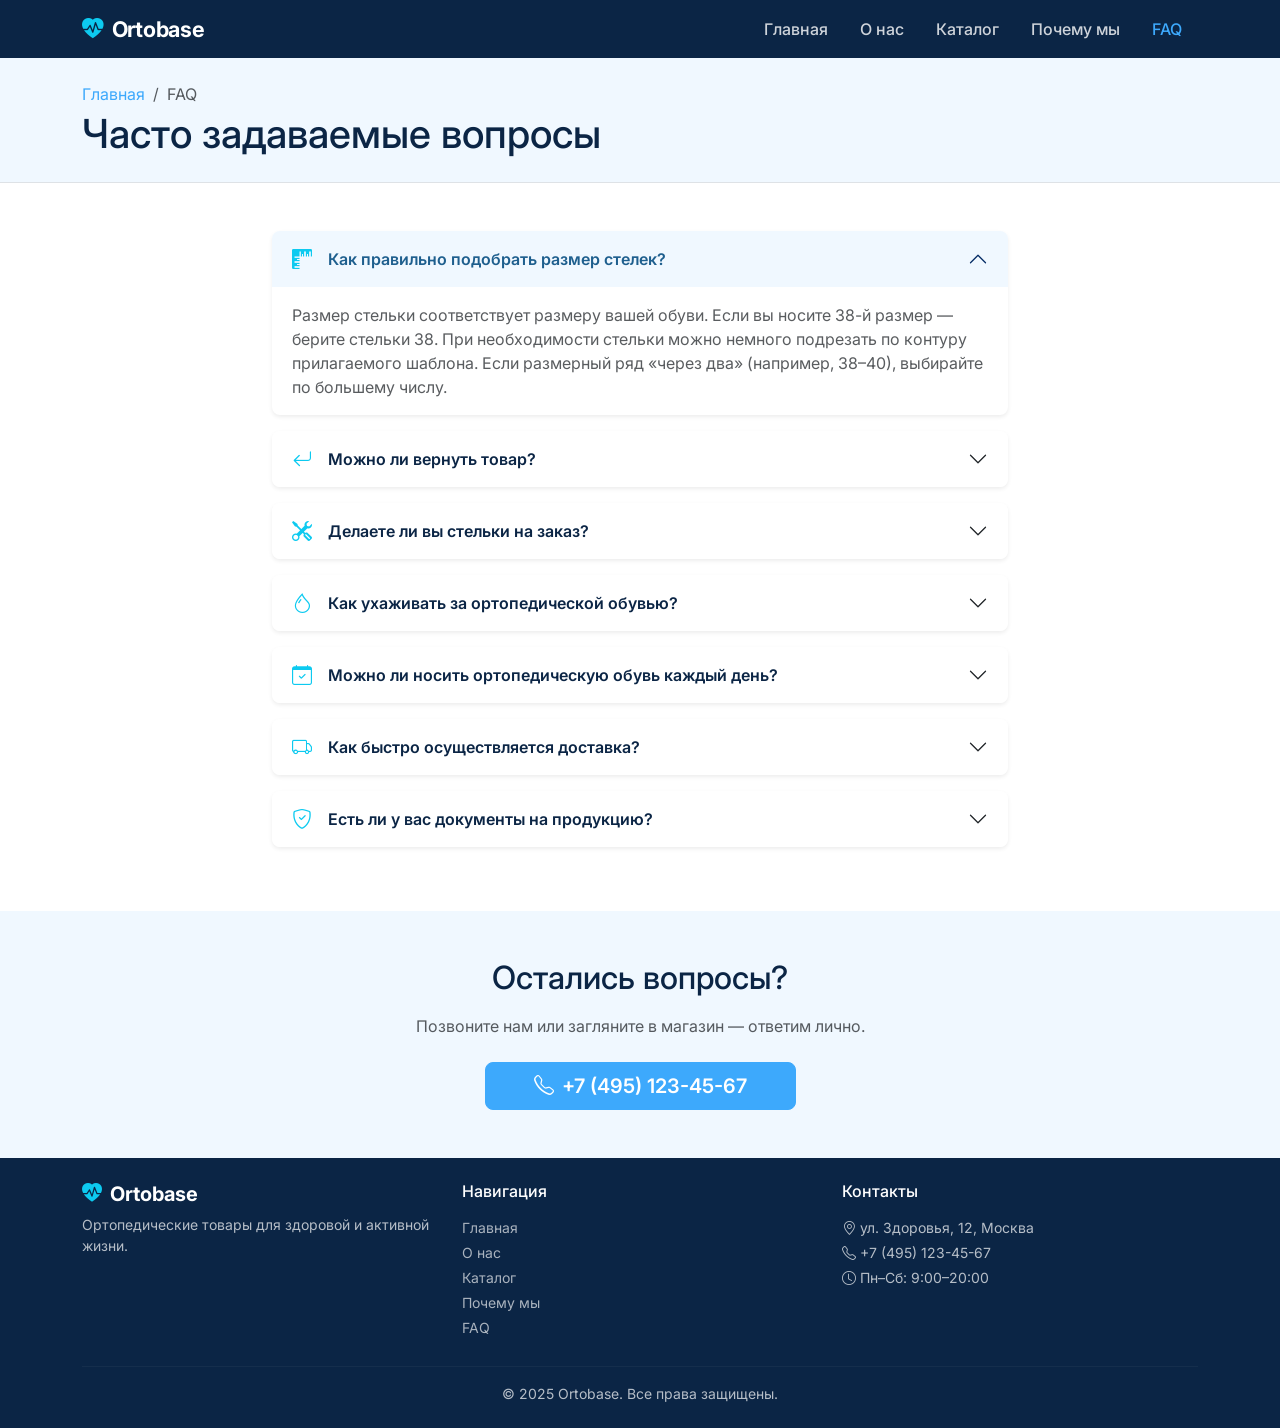
<file: public/faq.html>
<!DOCTYPE html>
<html lang="ru">
<head>
  <meta charset="UTF-8">
  <meta name="viewport" content="width=device-width, initial-scale=1.0">
  <title>FAQ — Ortobase</title>
  <link href="https://cdn.jsdelivr.net/npm/bootstrap@5.3.3/dist/css/bootstrap.min.css" rel="stylesheet">
  <link href="https://cdn.jsdelivr.net/npm/bootstrap-icons@1.11.3/font/bootstrap-icons.css" rel="stylesheet">
  <link href="assets/css/style.css" rel="stylesheet">
</head>
<body>

<!-- НАВБАР -->
<nav class="navbar navbar-expand-lg">
  <div class="container">
    <a class="navbar-brand" href="index.html">
      <i class="bi bi-heart-pulse-fill text-info me-2"></i>Ortobase
    </a>
    <button class="navbar-toggler" type="button" data-bs-toggle="collapse" data-bs-target="#nav">
      <span class="navbar-toggler-icon"></span>
    </button>
    <div class="collapse navbar-collapse" id="nav">
      <ul class="navbar-nav ms-auto">
        <li class="nav-item"><a class="nav-link" href="index.html">Главная</a></li>
        <li class="nav-item"><a class="nav-link" href="about.html">О нас</a></li>
        <li class="nav-item"><a class="nav-link" href="catalog.html">Каталог</a></li>
        <li class="nav-item"><a class="nav-link" href="why.html">Почему мы</a></li>
        <li class="nav-item"><a class="nav-link" href="faq.html">FAQ</a></li>
      </ul>
    </div>
  </div>
</nav>

<!-- ШАПКА -->
<section class="py-4 section-alt border-bottom">
  <div class="container">
    <nav aria-label="breadcrumb">
      <ol class="breadcrumb mb-1">
        <li class="breadcrumb-item"><a href="index.html" class="text-decoration-none" style="color:var(--color-sky-500)">Главная</a></li>
        <li class="breadcrumb-item active">FAQ</li>
      </ol>
    </nav>
    <h1 class="mb-0">Часто задаваемые вопросы</h1>
  </div>
</section>

<!-- АККОРДЕОН -->
<section class="py-5">
  <div class="container">
    <div class="row justify-content-center">
      <div class="col-lg-8">

        <div class="accordion" id="faqAccordion">

          <!-- 1 -->
          <div class="accordion-item border-0 mb-3 rounded-3 shadow-sm overflow-hidden">
            <h2 class="accordion-header">
              <button class="accordion-button" type="button" data-bs-toggle="collapse" data-bs-target="#faq1">
                <i class="bi bi-rulers me-3 text-info fs-5"></i>
                Как правильно подобрать размер стелек?
              </button>
            </h2>
            <div id="faq1" class="accordion-collapse collapse show" data-bs-parent="#faqAccordion">
              <div class="accordion-body text-muted">
                Размер стельки соответствует размеру вашей обуви. Если вы носите 38-й размер — берите стельки 38. При необходимости стельки можно немного подрезать по контуру прилагаемого шаблона. Если размерный ряд «через два» (например, 38–40), выбирайте по большему числу.
              </div>
            </div>
          </div>

          <!-- 2 -->
          <div class="accordion-item border-0 mb-3 rounded-3 shadow-sm overflow-hidden">
            <h2 class="accordion-header">
              <button class="accordion-button collapsed" type="button" data-bs-toggle="collapse" data-bs-target="#faq2">
                <i class="bi bi-arrow-return-left me-3 text-info fs-5"></i>
                Можно ли вернуть товар?
              </button>
            </h2>
            <div id="faq2" class="accordion-collapse collapse" data-bs-parent="#faqAccordion">
              <div class="accordion-body text-muted">
                Да, в течение 14 дней с момента покупки при условии, что товар не был в использовании и сохранены упаковка и чек. Изделия, относящиеся к личной гигиене (некоторые стельки), обмену и возврату не подлежат — уточняйте при покупке.
              </div>
            </div>
          </div>

          <!-- 3 -->
          <div class="accordion-item border-0 mb-3 rounded-3 shadow-sm overflow-hidden">
            <h2 class="accordion-header">
              <button class="accordion-button collapsed" type="button" data-bs-toggle="collapse" data-bs-target="#faq3">
                <i class="bi bi-tools me-3 text-info fs-5"></i>
                Делаете ли вы стельки на заказ?
              </button>
            </h2>
            <div id="faq3" class="accordion-collapse collapse" data-bs-parent="#faqAccordion">
              <div class="accordion-body text-muted">
                Да, мы сотрудничаем с ортопедической мастерской и можем изготовить индивидуальные ортопедические стельки по слепку стопы. Срок изготовления — 5–7 рабочих дней. Запись на консультацию по телефону или в магазине.
              </div>
            </div>
          </div>

          <!-- 4 -->
          <div class="accordion-item border-0 mb-3 rounded-3 shadow-sm overflow-hidden">
            <h2 class="accordion-header">
              <button class="accordion-button collapsed" type="button" data-bs-toggle="collapse" data-bs-target="#faq4">
                <i class="bi bi-droplet me-3 text-info fs-5"></i>
                Как ухаживать за ортопедической обувью?
              </button>
            </h2>
            <div id="faq4" class="accordion-collapse collapse" data-bs-parent="#faqAccordion">
              <div class="accordion-body text-muted">
                Протирайте влажной тряпкой после носки, не замачивайте целиком. Используйте нейтральный крем для кожи, если верх из натурального материала. Сушите при комнатной температуре — не у батареи. Стельки можно периодически вынимать и проветривать.
              </div>
            </div>
          </div>

          <!-- 5 -->
          <div class="accordion-item border-0 mb-3 rounded-3 shadow-sm overflow-hidden">
            <h2 class="accordion-header">
              <button class="accordion-button collapsed" type="button" data-bs-toggle="collapse" data-bs-target="#faq5">
                <i class="bi bi-calendar-check me-3 text-info fs-5"></i>
                Можно ли носить ортопедическую обувь каждый день?
              </button>
            </h2>
            <div id="faq5" class="accordion-collapse collapse" data-bs-parent="#faqAccordion">
              <div class="accordion-body text-muted">
                Да, большинство моделей в нашем ассортименте рассчитаны именно на ежедневную носку. Более того, постоянное использование даёт лучший терапевтический эффект. При необходимости проконсультируйтесь с нашим ортопедом — некоторые модели рекомендуются только на определённое время.
              </div>
            </div>
          </div>

          <!-- 6 -->
          <div class="accordion-item border-0 mb-3 rounded-3 shadow-sm overflow-hidden">
            <h2 class="accordion-header">
              <button class="accordion-button collapsed" type="button" data-bs-toggle="collapse" data-bs-target="#faq6">
                <i class="bi bi-truck me-3 text-info fs-5"></i>
                Как быстро осуществляется доставка?
              </button>
            </h2>
            <div id="faq6" class="accordion-collapse collapse" data-bs-parent="#faqAccordion">
              <div class="accordion-body text-muted">
                При заказе до 14:00 — доставка в тот же день по Москве. В остальных случаях — на следующий рабочий день. Самовывоз из магазина доступен в любое время работы: Пн–Сб с 9:00 до 20:00.
              </div>
            </div>
          </div>

          <!-- 7 -->
          <div class="accordion-item border-0 mb-3 rounded-3 shadow-sm overflow-hidden">
            <h2 class="accordion-header">
              <button class="accordion-button collapsed" type="button" data-bs-toggle="collapse" data-bs-target="#faq7">
                <i class="bi bi-shield-check me-3 text-info fs-5"></i>
                Есть ли у вас документы на продукцию?
              </button>
            </h2>
            <div id="faq7" class="accordion-collapse collapse" data-bs-parent="#faqAccordion">
              <div class="accordion-body text-muted">
                Да. На все товары в магазине имеются действующие сертификаты соответствия или декларации. По запросу предоставим копию документа на конкретный товар — просто спросите консультанта или напишите на почту.
              </div>
            </div>
          </div>

        </div>
      </div>
    </div>
  </div>
</section>

<!-- CTA -->
<section class="py-5 section-alt">
  <div class="container text-center">
    <h2 class="mb-3">Остались вопросы?</h2>
    <p class="text-muted mb-4">Позвоните нам или загляните в магазин — ответим лично.</p>
    <a href="tel:+74951234567" class="btn btn-primary btn-lg px-5">
      <i class="bi bi-telephone me-2"></i>+7 (495) 123-45-67
    </a>
  </div>
</section>

<!-- ПОДВАЛ -->
<footer class="py-4">
  <div class="container">
    <div class="row g-4">
      <div class="col-md-4">
        <h5 class="text-white fw-bold mb-2">
          <i class="bi bi-heart-pulse-fill text-info me-2"></i>Ortobase
        </h5>
        <p class="small">Ортопедические товары для здоровой и активной жизни.</p>
      </div>
      <div class="col-md-4">
        <h6 class="text-white mb-3">Навигация</h6>
        <a href="index.html" class="footer-link small">Главная</a>
        <a href="about.html" class="footer-link small">О нас</a>
        <a href="catalog.html" class="footer-link small">Каталог</a>
        <a href="why.html" class="footer-link small">Почему мы</a>
        <a href="faq.html" class="footer-link small">FAQ</a>
      </div>
      <div class="col-md-4">
        <h6 class="text-white mb-3">Контакты</h6>
        <p class="small mb-1"><i class="bi bi-geo-alt me-1"></i>ул. Здоровья, 12, Москва</p>
        <p class="small mb-1"><i class="bi bi-telephone me-1"></i>+7 (495) 123-45-67</p>
        <p class="small mb-1"><i class="bi bi-clock me-1"></i>Пн–Сб: 9:00–20:00</p>
      </div>
    </div>
    <hr class="mt-4 mb-3">
    <p class="text-center small mb-0">© 2025 Ortobase. Все права защищены.</p>
  </div>
</footer>

<script src="https://cdn.jsdelivr.net/npm/bootstrap@5.3.3/dist/js/bootstrap.bundle.min.js"></script>
<script src="assets/js/script.js"></script>
</body>
</html>
</file>
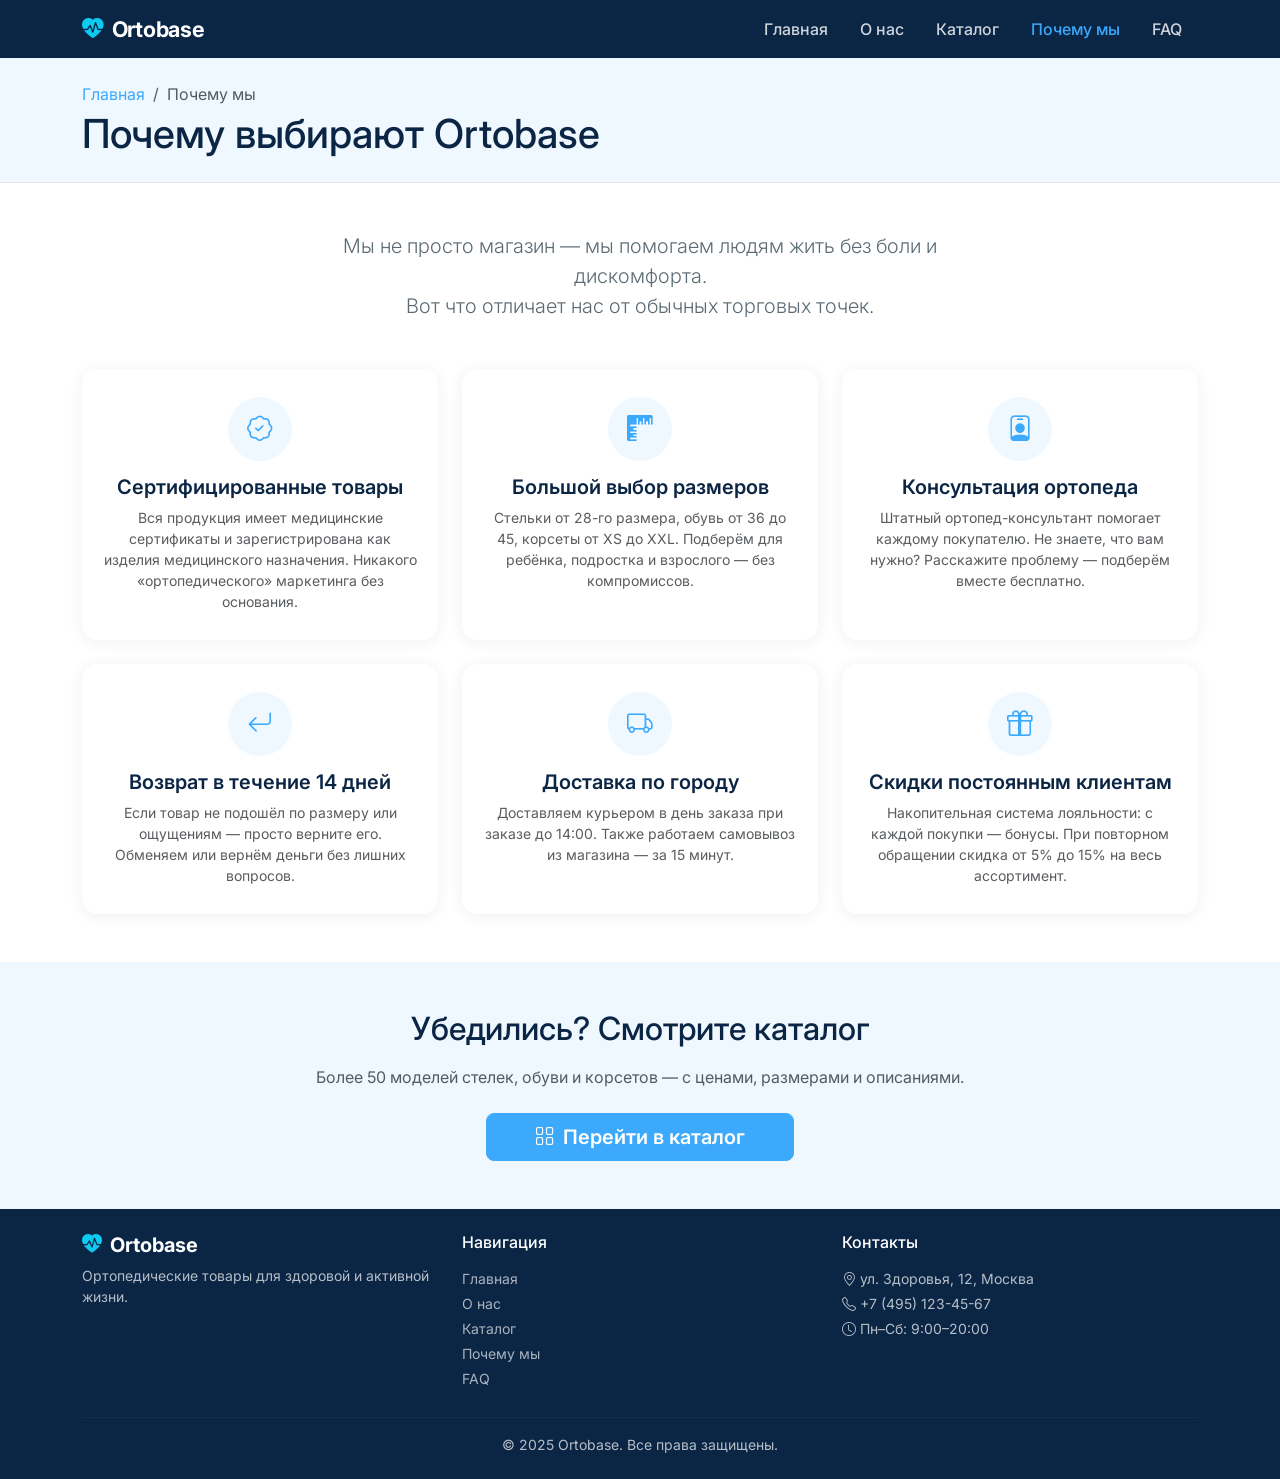
<file: public/why.html>
<!DOCTYPE html>
<html lang="ru">
<head>
  <meta charset="UTF-8">
  <meta name="viewport" content="width=device-width, initial-scale=1.0">
  <title>Почему мы — Ortobase</title>
  <link href="https://cdn.jsdelivr.net/npm/bootstrap@5.3.3/dist/css/bootstrap.min.css" rel="stylesheet">
  <link href="https://cdn.jsdelivr.net/npm/bootstrap-icons@1.11.3/font/bootstrap-icons.css" rel="stylesheet">
  <link href="assets/css/style.css" rel="stylesheet">
</head>
<body>

<!-- НАВБАР -->
<nav class="navbar navbar-expand-lg">
  <div class="container">
    <a class="navbar-brand" href="index.html">
      <i class="bi bi-heart-pulse-fill text-info me-2"></i>Ortobase
    </a>
    <button class="navbar-toggler" type="button" data-bs-toggle="collapse" data-bs-target="#nav">
      <span class="navbar-toggler-icon"></span>
    </button>
    <div class="collapse navbar-collapse" id="nav">
      <ul class="navbar-nav ms-auto">
        <li class="nav-item"><a class="nav-link" href="index.html">Главная</a></li>
        <li class="nav-item"><a class="nav-link" href="about.html">О нас</a></li>
        <li class="nav-item"><a class="nav-link" href="catalog.html">Каталог</a></li>
        <li class="nav-item"><a class="nav-link" href="why.html">Почему мы</a></li>
        <li class="nav-item"><a class="nav-link" href="faq.html">FAQ</a></li>
      </ul>
    </div>
  </div>
</nav>

<!-- ШАПКА -->
<section class="py-4 section-alt border-bottom">
  <div class="container">
    <nav aria-label="breadcrumb">
      <ol class="breadcrumb mb-1">
        <li class="breadcrumb-item"><a href="index.html" class="text-decoration-none" style="color:var(--color-sky-500)">Главная</a></li>
        <li class="breadcrumb-item active">Почему мы</li>
      </ol>
    </nav>
    <h1 class="mb-0">Почему выбирают Ortobase</h1>
  </div>
</section>

<!-- ЛИД -->
<section class="py-5">
  <div class="container text-center">
    <p class="lead mx-auto mb-0" style="max-width:600px;color:var(--color-gray-600);">
      Мы не просто магазин — мы помогаем людям жить без боли и дискомфорта.<br>
      Вот что отличает нас от обычных торговых точек.
    </p>
  </div>
</section>

<!-- 6 ПЛИТОК ПРЕИМУЩЕСТВ -->
<section class="pb-5">
  <div class="container">
    <div class="row g-4">

      <div class="col-md-6 col-lg-4">
        <div class="why-card">
          <div class="feature-icon-box"><i class="bi bi-patch-check"></i></div>
          <h5 class="fw-semibold mb-2">Сертифицированные товары</h5>
          <p class="text-muted small mb-0">
            Вся продукция имеет медицинские сертификаты и зарегистрирована как изделия медицинского назначения. Никакого «ортопедического» маркетинга без основания.
          </p>
        </div>
      </div>

      <div class="col-md-6 col-lg-4">
        <div class="why-card">
          <div class="feature-icon-box"><i class="bi bi-rulers"></i></div>
          <h5 class="fw-semibold mb-2">Большой выбор размеров</h5>
          <p class="text-muted small mb-0">
            Стельки от 28-го размера, обувь от 36 до 45, корсеты от XS до XXL. Подберём для ребёнка, подростка и взрослого — без компромиссов.
          </p>
        </div>
      </div>

      <div class="col-md-6 col-lg-4">
        <div class="why-card">
          <div class="feature-icon-box"><i class="bi bi-person-badge"></i></div>
          <h5 class="fw-semibold mb-2">Консультация ортопеда</h5>
          <p class="text-muted small mb-0">
            Штатный ортопед-консультант помогает каждому покупателю. Не знаете, что вам нужно? Расскажите проблему — подберём вместе бесплатно.
          </p>
        </div>
      </div>

      <div class="col-md-6 col-lg-4">
        <div class="why-card">
          <div class="feature-icon-box"><i class="bi bi-arrow-return-left"></i></div>
          <h5 class="fw-semibold mb-2">Возврат в течение 14 дней</h5>
          <p class="text-muted small mb-0">
            Если товар не подошёл по размеру или ощущениям — просто верните его. Обменяем или вернём деньги без лишних вопросов.
          </p>
        </div>
      </div>

      <div class="col-md-6 col-lg-4">
        <div class="why-card">
          <div class="feature-icon-box"><i class="bi bi-truck"></i></div>
          <h5 class="fw-semibold mb-2">Доставка по городу</h5>
          <p class="text-muted small mb-0">
            Доставляем курьером в день заказа при заказе до 14:00. Также работаем самовывоз из магазина — за 15 минут.
          </p>
        </div>
      </div>

      <div class="col-md-6 col-lg-4">
        <div class="why-card">
          <div class="feature-icon-box"><i class="bi bi-gift"></i></div>
          <h5 class="fw-semibold mb-2">Скидки постоянным клиентам</h5>
          <p class="text-muted small mb-0">
            Накопительная система лояльности: с каждой покупки — бонусы. При повторном обращении скидка от 5% до 15% на весь ассортимент.
          </p>
        </div>
      </div>

    </div>
  </div>
</section>

<!-- CTA-БЛОК -->
<section class="py-5 section-alt">
  <div class="container text-center">
    <h2 class="mb-3">Убедились? Смотрите каталог</h2>
    <p class="text-muted mb-4">Более 50 моделей стелек, обуви и корсетов — с ценами, размерами и описаниями.</p>
    <a href="catalog.html" class="btn btn-primary btn-lg px-5">
      <i class="bi bi-grid me-2"></i>Перейти в каталог
    </a>
  </div>
</section>

<!-- ПОДВАЛ -->
<footer class="py-4">
  <div class="container">
    <div class="row g-4">
      <div class="col-md-4">
        <h5 class="text-white fw-bold mb-2">
          <i class="bi bi-heart-pulse-fill text-info me-2"></i>Ortobase
        </h5>
        <p class="small">Ортопедические товары для здоровой и активной жизни.</p>
      </div>
      <div class="col-md-4">
        <h6 class="text-white mb-3">Навигация</h6>
        <a href="index.html" class="footer-link small">Главная</a>
        <a href="about.html" class="footer-link small">О нас</a>
        <a href="catalog.html" class="footer-link small">Каталог</a>
        <a href="why.html" class="footer-link small">Почему мы</a>
        <a href="faq.html" class="footer-link small">FAQ</a>
      </div>
      <div class="col-md-4">
        <h6 class="text-white mb-3">Контакты</h6>
        <p class="small mb-1"><i class="bi bi-geo-alt me-1"></i>ул. Здоровья, 12, Москва</p>
        <p class="small mb-1"><i class="bi bi-telephone me-1"></i>+7 (495) 123-45-67</p>
        <p class="small mb-1"><i class="bi bi-clock me-1"></i>Пн–Сб: 9:00–20:00</p>
      </div>
    </div>
    <hr class="mt-4 mb-3">
    <p class="text-center small mb-0">© 2025 Ortobase. Все права защищены.</p>
  </div>
</footer>

<script src="https://cdn.jsdelivr.net/npm/bootstrap@5.3.3/dist/js/bootstrap.bundle.min.js"></script>
<script src="assets/js/script.js"></script>
</body>
</html>
</file>
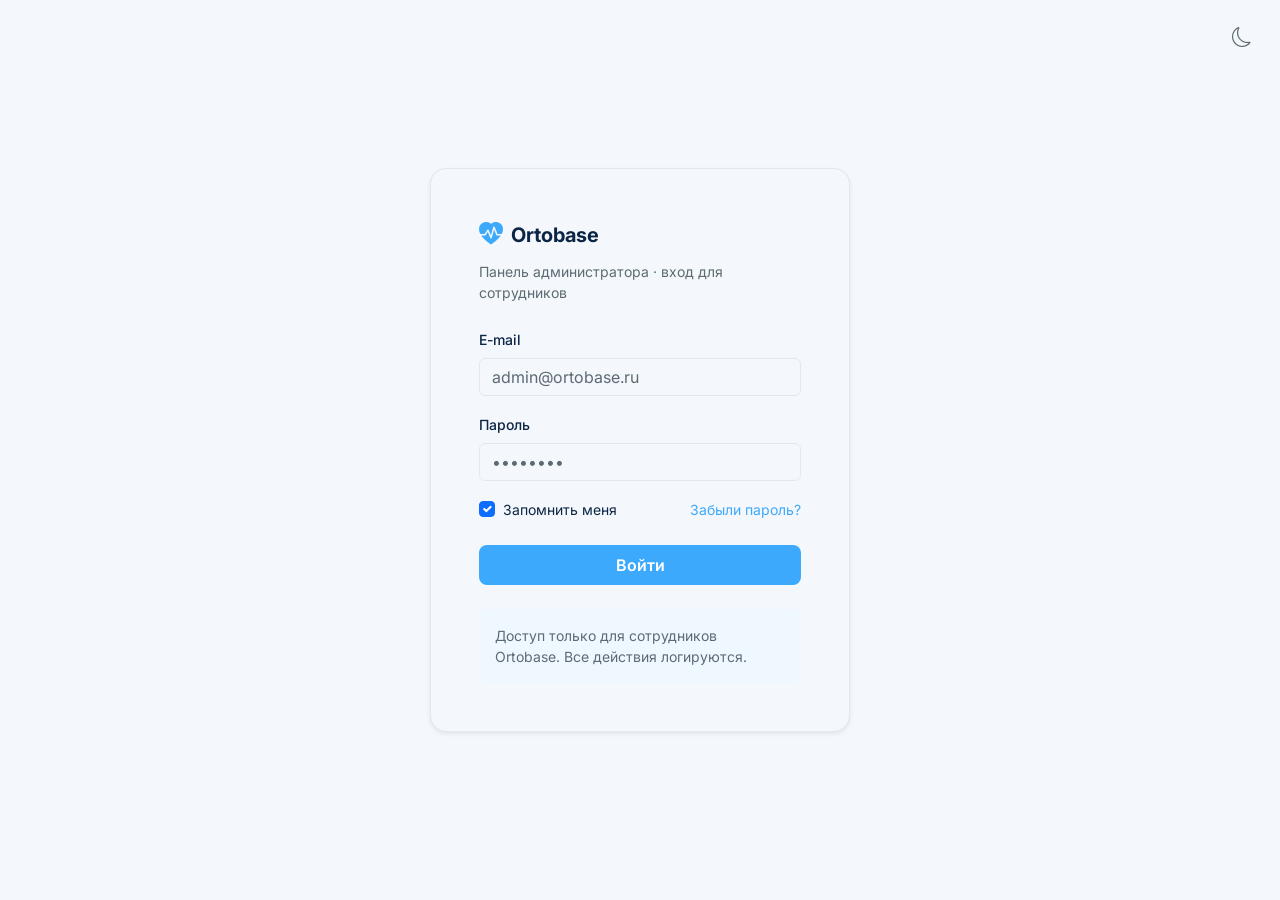
<file: public/admin/login.html>
<!DOCTYPE html>
<html lang="ru">
<head>
  <script>
    (function () {
      var t = localStorage.getItem('ortobase-theme') === 'dark' ? 'dark' : 'light';
      document.documentElement.setAttribute('data-bs-theme', t);
    })();
  </script>

  <meta charset="UTF-8">
  <meta name="viewport" content="width=device-width, initial-scale=1.0">
  <title>Вход · Ortobase</title>
  <link href="https://fonts.googleapis.com/css2?family=Inter:wght@400;500;600;700&display=swap" rel="stylesheet">
  <link href="https://cdn.jsdelivr.net/npm/bootstrap@5.3.8/dist/css/bootstrap.min.css" rel="stylesheet">
  <link href="https://cdn.jsdelivr.net/npm/bootstrap-icons@1.13.1/font/bootstrap-icons.min.css" rel="stylesheet">
  <link rel="stylesheet" href="assets/css/base.css">
  <link id="theme-css" rel="stylesheet" href="assets/css/light.css">
</head>
<body>

  <button id="themeToggle" class="btn position-fixed top-0 end-0 m-3 border-0" type="button">
    <i class="bi bi-moon fs-5 text-muted"></i>
  </button>

  <div class="d-flex min-vh-100 align-items-center justify-content-center px-3" style="background: var(--bg-page)">
    <div class="card shadow-sm rounded-4 w-100" style="max-width: 420px; border-color: var(--border);">
      <div class="card-body p-4 p-sm-5">

        <div class="mb-4">
          <div class="d-flex align-items-center gap-2 mb-2">
            <i class="bi bi-heart-pulse-fill fs-4" style="color: var(--accent)"></i>
            <span class="fw-bold fs-5" style="color: var(--text-main)">Ortobase</span>
          </div>
          <p class="small mb-0" style="color: var(--text-muted)">Панель администратора · вход для сотрудников</p>
        </div>

        <div class="mb-3">
          <label for="emailInput" class="form-label small fw-medium">E-mail</label>
          <input id="emailInput" type="email" class="form-control" placeholder="admin@ortobase.ru">
        </div>

        <div class="mb-3">
          <label for="passInput" class="form-label small fw-medium">Пароль</label>
          <input id="passInput" type="password" class="form-control" placeholder="••••••••">
        </div>

        <div class="d-flex justify-content-between align-items-center mb-4">
          <div class="form-check mb-0">
            <input class="form-check-input" type="checkbox" id="remme" checked>
            <label class="form-check-label small" for="remme">Запомнить меня</label>
          </div>
          <a href="#" class="small text-decoration-none" style="color: var(--accent)">Забыли пароль?</a>
        </div>

        <a href="dashboard.html" class="btn w-100 py-2 rounded-3 fw-semibold text-white border-0"
           style="background: var(--accent)">Войти</a>

        <div class="mt-4 p-3 rounded-3 small" style="background: var(--bg-soft); color: var(--text-muted)">
          Доступ только для сотрудников Ortobase. Все действия логируются.
        </div>

      </div>
    </div>
  </div>

  <script src="https://code.jquery.com/jquery-3.7.1.min.js"></script>
  <script src="https://cdn.jsdelivr.net/npm/bootstrap@5.3.8/dist/js/bootstrap.bundle.min.js"></script>
  <script src="assets/js/theme.js"></script>
</body>
</html>
</file>
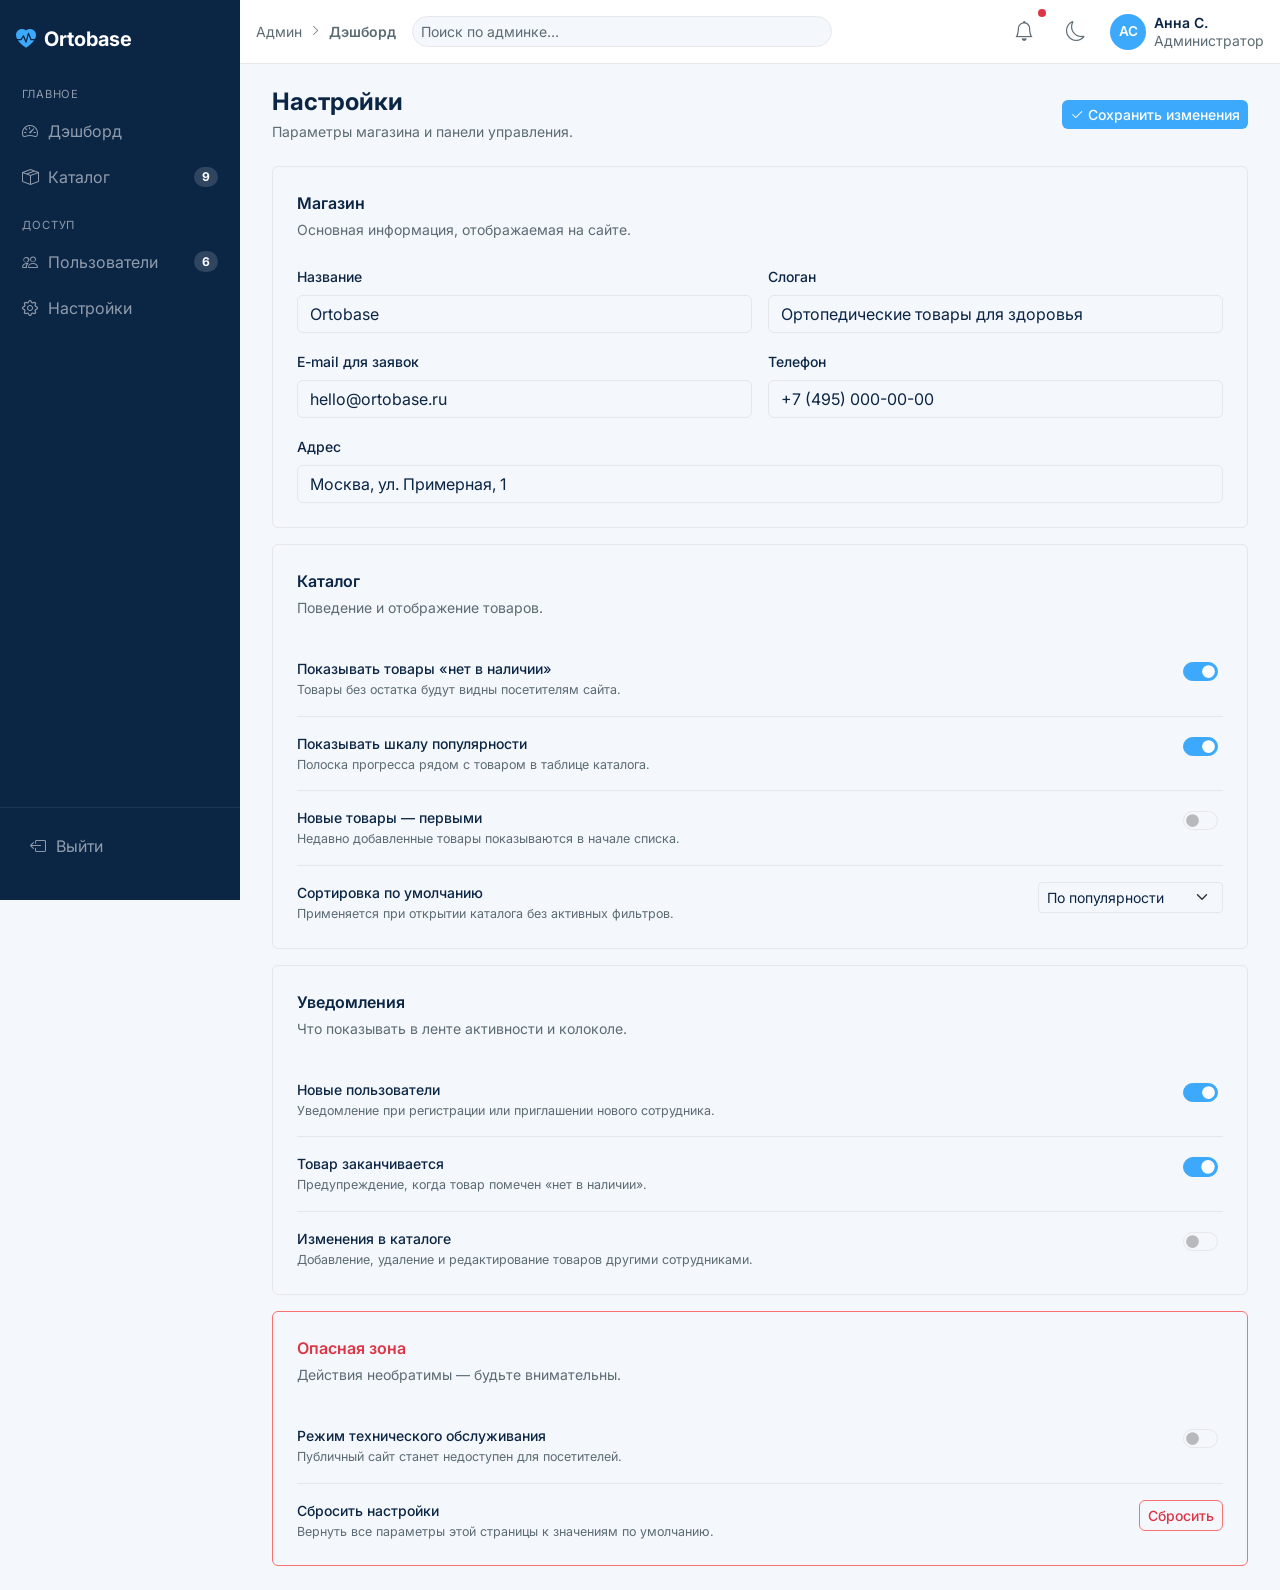
<file: public/admin/settings.html>
<!DOCTYPE html>
<html lang="ru">
<head>
  <script>
    (function () {
      var t = localStorage.getItem('ortobase-theme') === 'dark' ? 'dark' : 'light';
      document.documentElement.setAttribute('data-bs-theme', t);
    })();
  </script>

  <meta charset="UTF-8">
  <meta name="viewport" content="width=device-width, initial-scale=1.0">
  <title>Настройки · Ortobase</title>
  <link href="https://fonts.googleapis.com/css2?family=Inter:wght@400;500;600;700&display=swap" rel="stylesheet">
  <link href="https://cdn.jsdelivr.net/npm/bootstrap@5.3.8/dist/css/bootstrap.min.css" rel="stylesheet">
  <link href="https://cdn.jsdelivr.net/npm/bootstrap-icons@1.13.1/font/bootstrap-icons.min.css" rel="stylesheet">
  <link rel="stylesheet" href="assets/css/base.css">
  <link id="theme-css" rel="stylesheet" href="assets/css/light.css">
  <style>
    .settings-row {
      display: flex;
      align-items: flex-start;
      justify-content: space-between;
      gap: 24px;
      padding: 16px 0;
      border-bottom: 1px solid var(--border);
    }
    .settings-row:last-child { border-bottom: none; padding-bottom: 0; }
    .settings-row:first-child { padding-top: 0; }
    .settings-row__label { flex: 1; min-width: 0; }
    .settings-row__label .title { font-size: 0.875rem; font-weight: 500; color: var(--text-main); }
    .settings-row__label .hint  { font-size: 0.78rem; color: var(--text-muted); margin-top: 2px; }
    .settings-row__control { flex-shrink: 0; }
    .form-check-input:checked { background-color: var(--accent); border-color: var(--accent); }
  </style>
</head>
<body data-page="settings">

  <div id="sidebar-mount"></div>
  <div id="topbar-mount"></div>

  <main class="app-main">
    <div class="app-content">

      <!-- Заголовок -->
      <div class="d-flex align-items-center justify-content-between flex-wrap gap-3 mb-4">
        <div>
          <h1 class="h4 fw-bold mb-1">Настройки</h1>
          <p class="small mb-0" style="color:var(--text-muted)">Параметры магазина и панели управления.</p>
        </div>
        <button id="saveBtn" class="btn btn-sm text-white border-0 rounded-2 fw-medium"
                style="background:var(--accent)">
          <i class="bi bi-check2 me-1"></i>Сохранить изменения
        </button>
      </div>

      <div class="d-flex flex-column gap-3">

        <!-- Магазин -->
        <div class="card border" style="border-color:var(--border) !important">
          <div class="card-body p-3 p-md-4">

            <div class="fw-semibold mb-1">Магазин</div>
            <div class="small mb-4" style="color:var(--text-muted)">Основная информация, отображаемая на сайте.</div>

            <div class="row g-3">
              <div class="col-md-6">
                <label class="form-label small fw-medium">Название</label>
                <input type="text" class="form-control" value="Ortobase">
              </div>
              <div class="col-md-6">
                <label class="form-label small fw-medium">Слоган</label>
                <input type="text" class="form-control" value="Ортопедические товары для здоровья">
              </div>
              <div class="col-md-6">
                <label class="form-label small fw-medium">E-mail для заявок</label>
                <input type="email" class="form-control" value="hello@ortobase.ru">
              </div>
              <div class="col-md-6">
                <label class="form-label small fw-medium">Телефон</label>
                <input type="text" class="form-control" value="+7 (495) 000-00-00">
              </div>
              <div class="col-12">
                <label class="form-label small fw-medium">Адрес</label>
                <input type="text" class="form-control" value="Москва, ул. Примерная, 1">
              </div>
            </div>

          </div>
        </div>

        <!-- Каталог -->
        <div class="card border" style="border-color:var(--border) !important">
          <div class="card-body p-3 p-md-4">

            <div class="fw-semibold mb-1">Каталог</div>
            <div class="small mb-4" style="color:var(--text-muted)">Поведение и отображение товаров.</div>

            <div class="settings-row">
              <div class="settings-row__label">
                <div class="title">Показывать товары «нет в наличии»</div>
                <div class="hint">Товары без остатка будут видны посетителям сайта.</div>
              </div>
              <div class="settings-row__control">
                <div class="form-check form-switch mb-0">
                  <input class="form-check-input" type="checkbox" role="switch" id="sw1" checked style="width:2.2rem;height:1.2rem;cursor:pointer">
                </div>
              </div>
            </div>

            <div class="settings-row">
              <div class="settings-row__label">
                <div class="title">Показывать шкалу популярности</div>
                <div class="hint">Полоска прогресса рядом с товаром в таблице каталога.</div>
              </div>
              <div class="settings-row__control">
                <div class="form-check form-switch mb-0">
                  <input class="form-check-input" type="checkbox" role="switch" id="sw2" checked style="width:2.2rem;height:1.2rem;cursor:pointer">
                </div>
              </div>
            </div>

            <div class="settings-row">
              <div class="settings-row__label">
                <div class="title">Новые товары — первыми</div>
                <div class="hint">Недавно добавленные товары показываются в начале списка.</div>
              </div>
              <div class="settings-row__control">
                <div class="form-check form-switch mb-0">
                  <input class="form-check-input" type="checkbox" role="switch" id="sw3" style="width:2.2rem;height:1.2rem;cursor:pointer">
                </div>
              </div>
            </div>

            <div class="settings-row">
              <div class="settings-row__label">
                <div class="title">Сортировка по умолчанию</div>
                <div class="hint">Применяется при открытии каталога без активных фильтров.</div>
              </div>
              <div class="settings-row__control">
                <select class="form-select form-select-sm" style="min-width:170px">
                  <option>По популярности</option>
                  <option>По цене: дешевле</option>
                  <option>По цене: дороже</option>
                  <option>По дате добавления</option>
                </select>
              </div>
            </div>

          </div>
        </div>

        <!-- Уведомления -->
        <div class="card border" style="border-color:var(--border) !important">
          <div class="card-body p-3 p-md-4">

            <div class="fw-semibold mb-1">Уведомления</div>
            <div class="small mb-4" style="color:var(--text-muted)">Что показывать в ленте активности и колоколе.</div>

            <div class="settings-row">
              <div class="settings-row__label">
                <div class="title">Новые пользователи</div>
                <div class="hint">Уведомление при регистрации или приглашении нового сотрудника.</div>
              </div>
              <div class="settings-row__control">
                <div class="form-check form-switch mb-0">
                  <input class="form-check-input" type="checkbox" role="switch" id="sw4" checked style="width:2.2rem;height:1.2rem;cursor:pointer">
                </div>
              </div>
            </div>

            <div class="settings-row">
              <div class="settings-row__label">
                <div class="title">Товар заканчивается</div>
                <div class="hint">Предупреждение, когда товар помечен «нет в наличии».</div>
              </div>
              <div class="settings-row__control">
                <div class="form-check form-switch mb-0">
                  <input class="form-check-input" type="checkbox" role="switch" id="sw5" checked style="width:2.2rem;height:1.2rem;cursor:pointer">
                </div>
              </div>
            </div>

            <div class="settings-row">
              <div class="settings-row__label">
                <div class="title">Изменения в каталоге</div>
                <div class="hint">Добавление, удаление и редактирование товаров другими сотрудниками.</div>
              </div>
              <div class="settings-row__control">
                <div class="form-check form-switch mb-0">
                  <input class="form-check-input" type="checkbox" role="switch" id="sw6" style="width:2.2rem;height:1.2rem;cursor:pointer">
                </div>
              </div>
            </div>

          </div>
        </div>

        <!-- Опасная зона -->
        <div class="card border" style="border-color:#F87171 !important">
          <div class="card-body p-3 p-md-4">

            <div class="fw-semibold mb-1" style="color:var(--danger)">Опасная зона</div>
            <div class="small mb-4" style="color:var(--text-muted)">Действия необратимы — будьте внимательны.</div>

            <div class="settings-row">
              <div class="settings-row__label">
                <div class="title">Режим технического обслуживания</div>
                <div class="hint">Публичный сайт станет недоступен для посетителей.</div>
              </div>
              <div class="settings-row__control">
                <div class="form-check form-switch mb-0">
                  <input class="form-check-input" type="checkbox" role="switch" id="swMaintenance"
                         style="width:2.2rem;height:1.2rem;cursor:pointer">
                </div>
              </div>
            </div>

            <div class="settings-row">
              <div class="settings-row__label">
                <div class="title">Сбросить настройки</div>
                <div class="hint">Вернуть все параметры этой страницы к значениям по умолчанию.</div>
              </div>
              <div class="settings-row__control">
                <button class="btn btn-sm border rounded-2 fw-medium"
                        style="color:var(--danger);border-color:#F87171 !important"
                        data-bs-toggle="modal" data-bs-target="#resetModal">
                  Сбросить
                </button>
              </div>
            </div>

          </div>
        </div>

      </div>
    </div>
  </main>

  <!-- Модалка: подтверждение сброса -->
  <div class="modal fade" id="resetModal" tabindex="-1">
    <div class="modal-dialog modal-dialog-centered">
      <div class="modal-content">
        <div class="modal-header">
          <h5 class="modal-title fw-semibold">Сбросить настройки?</h5>
          <button type="button" class="btn-close" data-bs-dismiss="modal"></button>
        </div>
        <div class="modal-body small" style="color:var(--text-muted)">
          Все параметры вернутся к значениям по умолчанию. Это действие нельзя отменить.
        </div>
        <div class="modal-footer">
          <button type="button" class="btn btn-sm" style="color:var(--text-muted)"
                  data-bs-dismiss="modal">Отмена</button>
          <button type="button" class="btn btn-sm text-white border-0"
                  style="background:var(--danger)"
                  data-bs-dismiss="modal">Да, сбросить</button>
        </div>
      </div>
    </div>
  </div>

  <!-- Тост: сохранено -->
  <div class="position-fixed bottom-0 end-0 p-3" style="z-index:1100">
    <div id="saveToast" class="toast align-items-center border-0 text-white"
         style="background:var(--success)" role="alert" aria-live="assertive" aria-atomic="true">
      <div class="d-flex">
        <div class="toast-body d-flex align-items-center gap-2">
          <i class="bi bi-check-circle-fill"></i> Настройки сохранены
        </div>
        <button type="button" class="btn-close btn-close-white me-2 m-auto"
                data-bs-dismiss="toast"></button>
      </div>
    </div>
  </div>

  <script src="https://code.jquery.com/jquery-3.7.1.min.js"></script>
  <script src="https://cdn.jsdelivr.net/npm/bootstrap@5.3.8/dist/js/bootstrap.bundle.min.js"></script>
  <script src="assets/js/layout.js"></script>
  <script src="assets/js/theme.js"></script>
  <script src="assets/js/admin.js"></script>
  <script>
    $('#saveBtn').on('click', function () {
      var toast = new bootstrap.Toast(document.getElementById('saveToast'), { delay: 2500 });
      toast.show();
    });
  </script>
</body>
</html>
</file>
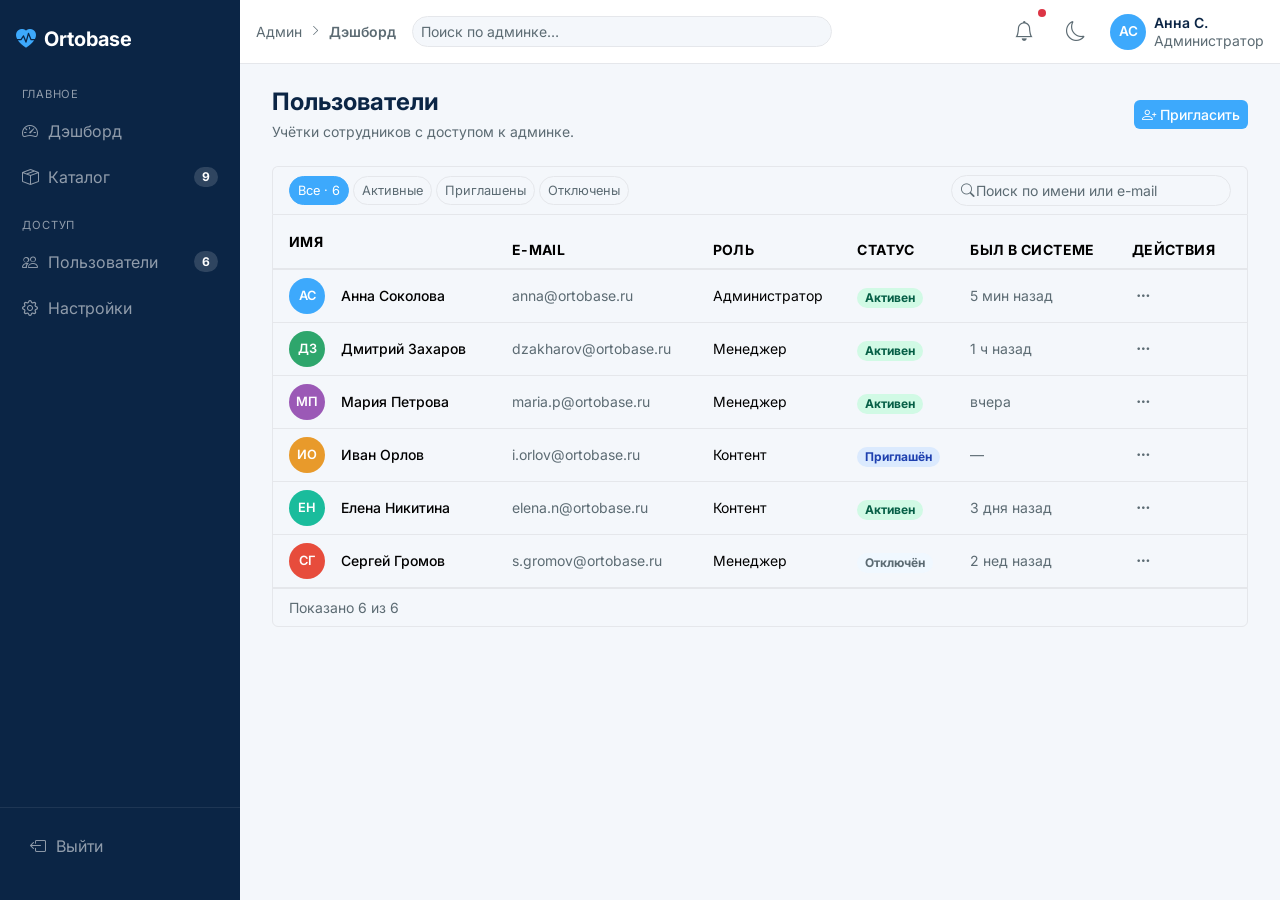
<file: public/admin/users.html>
<!DOCTYPE html>
<html lang="ru">

<head>
    <script>
        (function() {
            var t = localStorage.getItem('ortobase-theme') === 'dark' ? 'dark' : 'light';
            document.documentElement.setAttribute('data-bs-theme', t);
        })();
    </script>

    <meta charset="UTF-8">
    <meta name="viewport" content="width=device-width, initial-scale=1.0">
    <title>Пользователи · Ortobase</title>
    <link href="https://fonts.googleapis.com/css2?family=Inter:wght@400;500;600;700&display=swap" rel="stylesheet">
    <link href="https://cdn.jsdelivr.net/npm/bootstrap@5.3.8/dist/css/bootstrap.min.css" rel="stylesheet">
    <link href="https://cdn.jsdelivr.net/npm/bootstrap-icons@1.13.1/font/bootstrap-icons.min.css" rel="stylesheet">
    <link rel="stylesheet" href="assets/css/base.css">
    <link id="theme-css" rel="stylesheet" href="assets/css/light.css">
</head>

<body data-page="users">

    <div id="sidebar-mount"></div>
    <div id="topbar-mount"></div>

    <main class="app-main">
        <div class="app-content">

            <!-- Заголовок -->
            <div class="d-flex align-items-center justify-content-between flex-wrap gap-3 mb-4">
                <div>
                    <h1 class="h4 fw-bold mb-1">Пользователи</h1>
                    <p class="small mb-0" style="color:var(--text-muted)">Учётки сотрудников с доступом к админке.</p>
                </div>
                <div class="d-flex gap-2">
                    <button class="btn btn-sm text-white border-0 rounded-2 fw-medium" style="background:var(--accent)" data-bs-toggle="modal" data-bs-target="#inviteModal">
            <i class="bi bi-person-plus me-1"></i>Пригласить
          </button>
                </div>
            </div>

            <!-- Тулбар: табы + поиск -->
            <div class="card border mb-0 border-bottom-0 rounded-bottom-0" style="border-color:var(--border) !important">
                <div class="card-body py-2 px-3 d-flex align-items-center justify-content-between flex-wrap gap-2">

                    <div class="d-flex gap-1">
                        <button class="btn btn-sm rounded-pill users-tab active" data-status="all" style="font-size:0.8rem">Все · 6</button>
                        <button class="btn btn-sm rounded-pill users-tab" data-status="active" style="font-size:0.8rem">Активные</button>
                        <button class="btn btn-sm rounded-pill users-tab" data-status="invited" style="font-size:0.8rem">Приглашены</button>
                        <button class="btn btn-sm rounded-pill users-tab" data-status="inactive" style="font-size:0.8rem">Отключены</button>
                    </div>

                    <div class="position-relative" style="max-width:280px;width:100%">
                        <i class="bi bi-search position-absolute top-50 translate-middle-y" style="left:10px;color:var(--text-muted);font-size:0.85rem;pointer-events:none"></i>
                        <input id="users-search" type="text" class="form-control form-control-sm rounded-pill ps-4" placeholder="Поиск по имени или e-mail">
                    </div>

                </div>
            </div>

            <!-- Таблица -->
            <div class="card border rounded-top-0" style="border-color:var(--border) !important">
                <div class="table-responsive">
                    <table class="table table-hover align-middle mb-0" id="users-table">
                        <thead style="border-bottom:2px solid var(--border)">
                            <tr class="small fw-semibold" style="color:var(--text-muted);text-transform:uppercase;letter-spacing:0.03em">
                                <th class="ps-3 py-3">Имя</th>
                                <th>E-Mail</th>
                                <th>Роль</th>
                                <th>Статус</th>
                                <th>Был в системе</th>
                                <th class="pe-3">Действия</th>
                            </tr>
                        </thead>
                        <tbody id="users-tbody">

                            <!-- Анна Соколова -->
                            <tr data-status="active">
                                <td class="ps-3">
                                    <div class="d-flex align-items-center gap-3">
                                        <div class="rounded-circle flex-shrink-0 d-flex align-items-center justify-content-center fw-semibold text-white" style="width:36px;height:36px;min-width:36px;background:#3DA9FC;font-size:0.8rem">АС</div>
                                        <span class="fw-medium small">Анна Соколова</span>
                                    </div>
                                </td>
                                <td class="small" style="color:var(--text-muted)">anna@ortobase.ru</td>
                                <td class="small">Администратор</td>
                                <td><span class="badge rounded-pill" style="background:#D1FAE5;color:#065F46">Активен</span></td>
                                <td class="small" style="color:var(--text-muted)">5 мин назад</td>
                                <td class="pe-3">
                                    <div class="dropdown">
                                        <button class="btn btn-sm border-0 p-1" style="color:var(--text-muted)" data-bs-toggle="dropdown" aria-expanded="false">
                      <i class="bi bi-three-dots"></i>
                    </button>
                                        <ul class="dropdown-menu dropdown-menu-end shadow-sm" style="font-size:0.85rem;min-width:160px">
                                            <li><a class="dropdown-item" href="#">Редактировать</a></li>
                                            <li><a class="dropdown-item" href="#">Сбросить пароль</a></li>
                                            <li>
                                                <hr class="dropdown-divider">
                                            </li>
                                            <li><a class="dropdown-item text-danger" href="#">Отключить</a></li>
                                        </ul>
                                    </div>
                                </td>
                            </tr>

                            <!-- Дмитрий Захаров -->
                            <tr data-status="active">
                                <td class="ps-3">
                                    <div class="d-flex align-items-center gap-3">
                                        <div class="rounded-circle flex-shrink-0 d-flex align-items-center justify-content-center fw-semibold text-white" style="width:36px;height:36px;min-width:36px;background:#2EA66C;font-size:0.8rem">ДЗ</div>
                                        <span class="fw-medium small">Дмитрий Захаров</span>
                                    </div>
                                </td>
                                <td class="small" style="color:var(--text-muted)">dzakharov@ortobase.ru</td>
                                <td class="small">Менеджер</td>
                                <td><span class="badge rounded-pill" style="background:#D1FAE5;color:#065F46">Активен</span></td>
                                <td class="small" style="color:var(--text-muted)">1 ч назад</td>
                                <td class="pe-3">
                                    <div class="dropdown">
                                        <button class="btn btn-sm border-0 p-1" style="color:var(--text-muted)" data-bs-toggle="dropdown" aria-expanded="false">
                      <i class="bi bi-three-dots"></i>
                    </button>
                                        <ul class="dropdown-menu dropdown-menu-end shadow-sm" style="font-size:0.85rem;min-width:160px">
                                            <li><a class="dropdown-item" href="#">Редактировать</a></li>
                                            <li><a class="dropdown-item" href="#">Сбросить пароль</a></li>
                                            <li>
                                                <hr class="dropdown-divider">
                                            </li>
                                            <li><a class="dropdown-item text-danger" href="#">Отключить</a></li>
                                        </ul>
                                    </div>
                                </td>
                            </tr>

                            <!-- Мария Петрова -->
                            <tr data-status="active">
                                <td class="ps-3">
                                    <div class="d-flex align-items-center gap-3">
                                        <div class="rounded-circle flex-shrink-0 d-flex align-items-center justify-content-center fw-semibold text-white" style="width:36px;height:36px;min-width:36px;background:#9B59B6;font-size:0.8rem">МП</div>
                                        <span class="fw-medium small">Мария Петрова</span>
                                    </div>
                                </td>
                                <td class="small" style="color:var(--text-muted)">maria.p@ortobase.ru</td>
                                <td class="small">Менеджер</td>
                                <td><span class="badge rounded-pill" style="background:#D1FAE5;color:#065F46">Активен</span></td>
                                <td class="small" style="color:var(--text-muted)">вчера</td>
                                <td class="pe-3">
                                    <div class="dropdown">
                                        <button class="btn btn-sm border-0 p-1" style="color:var(--text-muted)" data-bs-toggle="dropdown" aria-expanded="false">
                      <i class="bi bi-three-dots"></i>
                    </button>
                                        <ul class="dropdown-menu dropdown-menu-end shadow-sm" style="font-size:0.85rem;min-width:160px">
                                            <li><a class="dropdown-item" href="#">Редактировать</a></li>
                                            <li><a class="dropdown-item" href="#">Сбросить пароль</a></li>
                                            <li>
                                                <hr class="dropdown-divider">
                                            </li>
                                            <li><a class="dropdown-item text-danger" href="#">Отключить</a></li>
                                        </ul>
                                    </div>
                                </td>
                            </tr>

                            <!-- Иван Орлов — Приглашён -->
                            <tr data-status="invited">
                                <td class="ps-3">
                                    <div class="d-flex align-items-center gap-3">
                                        <div class="rounded-circle flex-shrink-0 d-flex align-items-center justify-content-center fw-semibold text-white" style="width:36px;height:36px;min-width:36px;background:#E89A2B;font-size:0.8rem">ИО</div>
                                        <span class="fw-medium small">Иван Орлов</span>
                                    </div>
                                </td>
                                <td class="small" style="color:var(--text-muted)">i.orlov@ortobase.ru</td>
                                <td class="small">Контент</td>
                                <td><span class="badge rounded-pill" style="background:#DBEAFE;color:#1E40AF">Приглашён</span></td>
                                <td class="small" style="color:var(--text-muted)">—</td>
                                <td class="pe-3">
                                    <div class="dropdown">
                                        <button class="btn btn-sm border-0 p-1" style="color:var(--text-muted)" data-bs-toggle="dropdown" aria-expanded="false">
                      <i class="bi bi-three-dots"></i>
                    </button>
                                        <ul class="dropdown-menu dropdown-menu-end shadow-sm" style="font-size:0.85rem;min-width:160px">
                                            <li><a class="dropdown-item" href="#">Отправить повторно</a></li>
                                            <li>
                                                <hr class="dropdown-divider">
                                            </li>
                                            <li><a class="dropdown-item text-danger" href="#">Отозвать</a></li>
                                        </ul>
                                    </div>
                                </td>
                            </tr>

                            <!-- Елена Никитина -->
                            <tr data-status="active">
                                <td class="ps-3">
                                    <div class="d-flex align-items-center gap-3">
                                        <div class="rounded-circle flex-shrink-0 d-flex align-items-center justify-content-center fw-semibold text-white" style="width:36px;height:36px;min-width:36px;background:#1ABC9C;font-size:0.8rem">ЕН</div>
                                        <span class="fw-medium small">Елена Никитина</span>
                                    </div>
                                </td>
                                <td class="small" style="color:var(--text-muted)">elena.n@ortobase.ru</td>
                                <td class="small">Контент</td>
                                <td><span class="badge rounded-pill" style="background:#D1FAE5;color:#065F46">Активен</span></td>
                                <td class="small" style="color:var(--text-muted)">3 дня назад</td>
                                <td class="pe-3">
                                    <div class="dropdown">
                                        <button class="btn btn-sm border-0 p-1" style="color:var(--text-muted)" data-bs-toggle="dropdown" aria-expanded="false">
                      <i class="bi bi-three-dots"></i>
                    </button>
                                        <ul class="dropdown-menu dropdown-menu-end shadow-sm" style="font-size:0.85rem;min-width:160px">
                                            <li><a class="dropdown-item" href="#">Редактировать</a></li>
                                            <li><a class="dropdown-item" href="#">Сбросить пароль</a></li>
                                            <li>
                                                <hr class="dropdown-divider">
                                            </li>
                                            <li><a class="dropdown-item text-danger" href="#">Отключить</a></li>
                                        </ul>
                                    </div>
                                </td>
                            </tr>

                            <!-- Сергей Громов — Отключён -->
                            <tr data-status="inactive">
                                <td class="ps-3">
                                    <div class="d-flex align-items-center gap-3">
                                        <div class="rounded-circle flex-shrink-0 d-flex align-items-center justify-content-center fw-semibold text-white" style="width:36px;height:36px;min-width:36px;background:#E74C3C;font-size:0.8rem">СГ</div>
                                        <span class="fw-medium small">Сергей Громов</span>
                                    </div>
                                </td>
                                <td class="small" style="color:var(--text-muted)">s.gromov@ortobase.ru</td>
                                <td class="small">Менеджер</td>
                                <td><span class="badge rounded-pill" style="background:var(--bg-soft);color:var(--text-muted)">Отключён</span></td>
                                <td class="small" style="color:var(--text-muted)">2 нед назад</td>
                                <td class="pe-3">
                                    <div class="dropdown">
                                        <button class="btn btn-sm border-0 p-1" style="color:var(--text-muted)" data-bs-toggle="dropdown" aria-expanded="false">
                      <i class="bi bi-three-dots"></i>
                    </button>
                                        <ul class="dropdown-menu dropdown-menu-end shadow-sm" style="font-size:0.85rem;min-width:160px">
                                            <li><a class="dropdown-item" href="#">Редактировать</a></li>
                                            <li>
                                                <hr class="dropdown-divider">
                                            </li>
                                            <li><a class="dropdown-item" style="color:var(--success)" href="#">Включить</a></li>
                                        </ul>
                                    </div>
                                </td>
                            </tr>

                        </tbody>
                    </table>
                </div>

                <!-- Показано N из 6 -->
                <div class="px-3 py-2 small border-top" style="color:var(--text-muted);border-color:var(--border) !important">
                    Показано <span id="users-count">6</span> из 6
                </div>

            </div>

        </div>
    </main>

    <!-- Модалка: Пригласить пользователя -->
    <div class="modal fade" id="inviteModal" tabindex="-1">
        <div class="modal-dialog modal-dialog-centered">
            <div class="modal-content">

                <div class="modal-header">
                    <h5 class="modal-title fw-semibold">Пригласить пользователя</h5>
                    <button type="button" class="btn-close" data-bs-dismiss="modal"></button>
                </div>

                <div class="modal-body">
                    <div class="mb-3">
                        <label class="form-label small fw-medium">Имя</label>
                        <input type="text" class="form-control" placeholder="Например: Иван Иванов">
                    </div>
                    <div class="mb-3">
                        <label class="form-label small fw-medium">E-mail</label>
                        <input type="email" class="form-control" placeholder="ivan@ortobase.ru">
                    </div>
                    <div class="mb-3">
                        <label class="form-label small fw-medium">Роль</label>
                        <select class="form-select">
              <option>Менеджер</option>
              <option>Контент</option>
              <option>Администратор</option>
            </select>
                    </div>
                    <div class="small p-3 rounded-2" style="background:var(--bg-soft);color:var(--text-muted)">
                        <i class="bi bi-info-circle me-1"></i> Пользователь получит письмо со ссылкой для входа.
                    </div>
                </div>

                <div class="modal-footer">
                    <button type="button" class="btn btn-sm" style="color:var(--text-muted)" data-bs-dismiss="modal">Отмена</button>
                    <button type="button" class="btn btn-sm text-white border-0" style="background:var(--accent)" data-bs-dismiss="modal">Отправить приглашение</button>
                </div>

            </div>
        </div>
    </div>

    <script src="https://code.jquery.com/jquery-3.7.1.min.js"></script>
    <script src="https://cdn.jsdelivr.net/npm/bootstrap@5.3.8/dist/js/bootstrap.bundle.min.js"></script>
    <script src="assets/js/layout.js"></script>
    <script src="assets/js/theme.js"></script>
    <script src="assets/js/admin.js"></script>
</body>

</html>
</file>
<file: public/assets/css/style.css>
@import url('https://fonts.googleapis.com/css2?family=Inter:wght@400;500;600;700&display=swap');

/* ================================================================
   CSS-переменные — цветовая система Ortobase
   ================================================================ */
:root {
  --color-bg:       #FFFFFF;
  --color-sky-50:   #F0F8FF;
  --color-sky-200:  #BEE3F8;
  --color-sky-500:  #3DA9FC;
  --color-blue-700: #1E5F8E;
  --color-navy-900: #0B2545;
  --color-gray-600: #5C6B73;
  --color-gray-200: #E5E7EB;
}

/* ================================================================
   Базовые
   ================================================================ */
body {
  font-family: 'Inter', system-ui, sans-serif;
  color: var(--color-gray-600);
  background-color: var(--color-bg);
}

h1, h2, h3, h4, h5, h6 { color: var(--color-navy-900); }

.section-alt { background-color: var(--color-sky-50); }

/* ================================================================
   Навбар
   ================================================================ */
.navbar { background-color: var(--color-navy-900) !important; }

.navbar-brand {
  font-size: 1.35rem;
  font-weight: 700;
  letter-spacing: -0.3px;
  color: #fff !important;
}

.navbar .nav-link {
  color: rgba(255,255,255,0.8) !important;
  font-weight: 500;
  padding-left: 1rem !important;
  padding-right: 1rem !important;
  transition: color 0.15s;
}

.navbar .nav-link:hover,
.navbar .nav-link.active-page {
  color: var(--color-sky-500) !important;
}

/* ================================================================
   Кнопки
   ================================================================ */
.btn-primary {
  background-color: var(--color-sky-500);
  border-color: var(--color-sky-500);
  font-weight: 600;
}
.btn-primary:hover,
.btn-primary:focus {
  background-color: var(--color-blue-700);
  border-color: var(--color-blue-700);
}

.btn-outline-primary {
  color: var(--color-sky-500);
  border-color: var(--color-sky-500);
  font-weight: 600;
}
.btn-outline-primary:hover {
  background-color: var(--color-sky-500);
  border-color: var(--color-sky-500);
  color: #fff;
}

/* ================================================================
   Hero
   ================================================================ */
.hero-section {
  background: linear-gradient(135deg, var(--color-sky-50) 0%, #e8f4fd 60%, #fff 100%);
  padding: 80px 0;
}

.hero-section h1 {
  font-size: 2.6rem;
  font-weight: 700;
  line-height: 1.2;
}

@media (max-width: 768px) {
  .hero-section h1 { font-size: 1.9rem; }
  .hero-section { padding: 50px 0; }
}

.hero-img {
  border-radius: 16px;
  box-shadow: 0 12px 40px rgba(11,37,69,0.15);
  width: 100%;
  height: 380px;
  object-fit: cover;
}

/* ================================================================
   Карточки товаров
   ================================================================ */
.product-card {
  border: 1px solid var(--color-gray-200);
  border-radius: 14px;
  transition: transform 0.22s ease, box-shadow 0.22s ease;
  overflow: hidden;
}

.product-card:hover {
  transform: translateY(-5px);
  box-shadow: 0 12px 32px rgba(11,37,69,0.12);
}

.product-card img {
  height: 220px;
  object-fit: cover;
  width: 100%;
}

.product-card .card-body { padding: 1.1rem; }

.product-price {
  font-size: 1.3rem;
  font-weight: 700;
  color: var(--color-blue-700);
}

/* Бейджи размеров */
.size-badge {
  display: inline-block;
  background: var(--color-sky-50);
  color: var(--color-blue-700);
  border: 1px solid var(--color-sky-200);
  border-radius: 6px;
  padding: 2px 7px;
  font-size: 0.75rem;
  font-weight: 600;
  margin: 2px 1px;
}

.size-badge.out-of-stock {
  background: #f1f3f5;
  color: #adb5bd;
  border-color: #dee2e6;
  text-decoration: line-through;
}

/* Фичи-чипы */
.feature-chip {
  display: inline-flex;
  align-items: center;
  gap: 5px;
  background: var(--color-sky-50);
  color: var(--color-blue-700);
  border: 1px solid var(--color-sky-200);
  border-radius: 20px;
  padding: 3px 10px;
  font-size: 0.76rem;
  font-weight: 500;
  margin: 2px 1px;
  white-space: nowrap;
}

.feature-chip i { font-size: 0.85rem; color: var(--color-sky-500); }

/* ================================================================
   Иконки-плитки на главной / "Почему мы"
   ================================================================ */
.feature-icon-box {
  width: 64px;
  height: 64px;
  border-radius: 50%;
  background: var(--color-sky-50);
  display: flex;
  align-items: center;
  justify-content: center;
  margin: 0 auto 14px;
}

.feature-icon-box i {
  font-size: 1.6rem;
  color: var(--color-sky-500);
}

.why-card {
  border: none;
  border-radius: 16px;
  background: #fff;
  box-shadow: 0 2px 16px rgba(11,37,69,0.07);
  padding: 28px 20px;
  text-align: center;
  transition: transform 0.2s;
  height: 100%;
}

.why-card:hover { transform: translateY(-4px); }

/* ================================================================
   Цифровые счётчики ("О нас")
   ================================================================ */
.stat-number {
  font-size: 2.6rem;
  font-weight: 700;
  color: var(--color-sky-500);
  line-height: 1;
}

/* ================================================================
   Каталог — сайдбар
   ================================================================ */
.category-list .list-group-item {
  border: none;
  border-radius: 8px !important;
  margin-bottom: 4px;
  color: var(--color-blue-700);
  font-weight: 500;
  padding: 10px 14px;
  transition: background 0.15s;
}

.category-list .list-group-item:hover {
  background: var(--color-sky-50);
  color: var(--color-navy-900);
}

.category-list .list-group-item.active {
  background: var(--color-sky-500);
  color: #fff;
}

/* ================================================================
   FAQ аккордеон
   ================================================================ */
.accordion-button {
  font-weight: 600;
  color: var(--color-navy-900);
}

.accordion-button:not(.collapsed) {
  color: var(--color-blue-700);
  background-color: var(--color-sky-50);
  box-shadow: none;
}

.accordion-button:focus { box-shadow: none; }

/* ================================================================
   Подвал
   ================================================================ */
footer {
  background-color: var(--color-navy-900);
  color: rgba(255,255,255,0.7);
}

.footer-link {
  color: rgba(255,255,255,0.65);
  text-decoration: none;
  transition: color 0.15s;
  display: block;
  margin-bottom: 4px;
}

.footer-link:hover { color: var(--color-sky-500); }

footer hr { border-color: rgba(255,255,255,0.15); }
</file>
<file: public/admin/assets/css/base.css>
body {
  font-family: 'Inter', system-ui, sans-serif;
}

.app-sidebar {
  --bs-offcanvas-width: 240px;
  width: 240px;
  color: var(--text-sidebar);
  background: var(--bg-sidebar) !important;
}

@media (min-width: 992px) {
  .app-sidebar {
    position: fixed;
    top: 0;
    left: 0;
    bottom: 0;
  }
}

.app-sidebar .nav-link {
  color: var(--text-sidebar-muted);
  border-radius: 8px;
  padding: 10px 14px;
  margin-bottom: 2px;
}

.app-sidebar .nav-link:hover {
  color: var(--text-sidebar);
  background: rgba(255,255,255,0.06);
}

.app-sidebar .nav-link.active {
  color: #fff;
  background: var(--accent-active);
}

.app-sidebar .section-label {
  color: var(--text-sidebar-muted);
  font-size: 0.7rem;
  text-transform: uppercase;
  letter-spacing: 0.08em;
  padding: 16px 14px 6px;
}

.app-topbar {
  background: var(--bg-card);
  border-bottom: 1px solid var(--border);
  height: 64px;
}

.app-main {
  padding-top: 64px;
}

@media (min-width: 992px) {
  .app-main {
    margin-left: 240px;
  }
  .app-topbar {
    left: 240px;
  }
}

.app-content {
  padding: 24px 32px;
}

@media (max-width: 768px) {
  .app-content {
    padding: 12px;
  }
  .table th,
  .table td {
    padding: 0.35rem 0.3rem;
  }
}

.chart-tab,
.catalog-tab,
.users-tab {
  background: transparent;
  color: var(--text-muted);
  border: 1px solid var(--border) !important;
}

.chart-tab.active,
.catalog-tab.active,
.users-tab.active {
  background: var(--accent) !important;
  color: #fff !important;
  border-color: var(--accent) !important;
}
</file>
<file: public/admin/assets/css/light.css>
:root {
  --bg-page:             #F4F7FB;
  --bg-card:             #FFFFFF;
  --bg-sidebar:          #0B2545;
  --bg-soft:             #F0F8FF;
  --bg-input:            #FFFFFF;

  --text-main:           #0B2545;
  --text-muted:          #5C6B73;
  --text-sidebar:        #FFFFFF;
  --text-sidebar-muted:  rgba(255, 255, 255, 0.55);

  --border:              #E5E7EB;
  --border-input:        #D1D9E0;

  --accent:              #3DA9FC;
  --accent-hover:        #1E5F8E;
  --accent-active:       #3DA9FC;

  --success:             #2EA66C;
  --warning:             #E89A2B;
  --danger:              #DC3545;
  --info:                #3DA9FC;

  --bs-body-bg:          var(--bg-page);
  --bs-body-color:       var(--text-main);
  --bs-secondary-color:  var(--text-muted);
  --bs-border-color:     var(--border);
  --bs-tertiary-bg:      var(--bg-soft);
}
</file>
